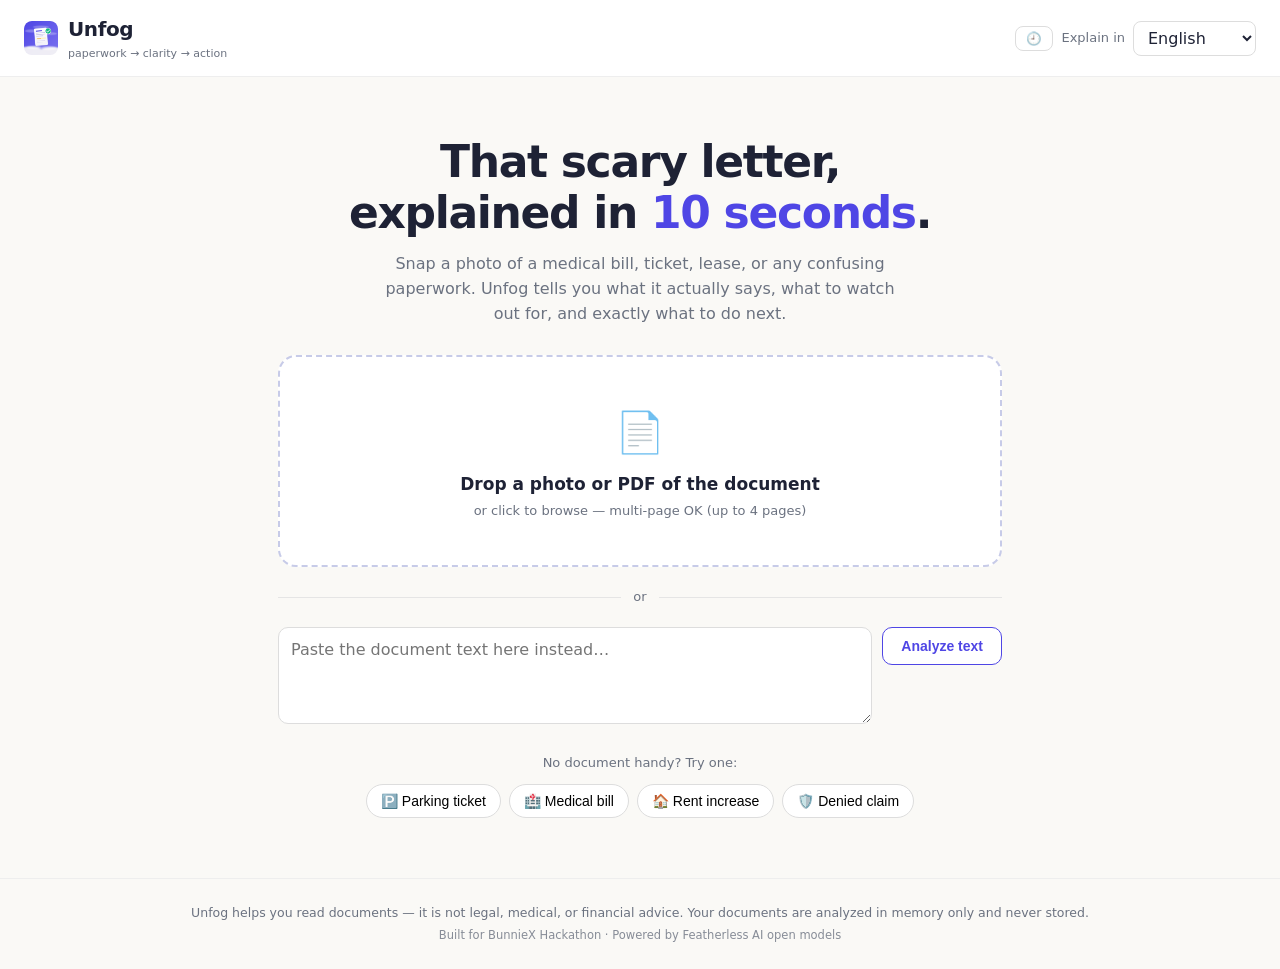
<file: static/index.html>
<!DOCTYPE html>
<html lang="en">
<head>
<meta charset="UTF-8">
<meta name="viewport" content="width=device-width, initial-scale=1.0">
<title>Unfog — Understand any document in seconds</title>
<link rel="icon" type="image/png" href="/static/favicon.png">
<link rel="stylesheet" href="/static/style.css">
</head>
<body>
<header class="topbar">
  <div class="brand">
    <img class="logo" src="/static/logo.png" width="34" height="34" alt="Unfog logo">
    <div>
      <div class="brand-name">Unfog</div>
      <div class="brand-sub">paperwork → clarity → action</div>
    </div>
  </div>
  <div class="top-right">
    <button id="history-btn" class="mini-btn" title="Recent documents">🕘</button>
    <label class="lang-label" for="lang">Explain in</label>
    <select id="lang">
      <option value="en" selected>English</option>
      <option value="zh">中文</option>
      <option value="ja">日本語</option>
      <option value="ko">한국어</option>
      <option value="es">Español</option>
      <option value="fr">Français</option>
      <option value="pt">Português</option>
      <option value="hi">हिन्दी</option>
      <option value="ar">العربية</option>
      <option value="vi">Tiếng Việt</option>
      <option value="de">Deutsch</option>
      <option value="ru">Русский</option>
    </select>
  </div>
</header>

<main>
  <!-- ============ UPLOAD VIEW ============ -->
  <section id="upload-view" class="view">
    <div class="hero">
      <h1>That scary letter,<br>explained in <span class="hl">10 seconds</span>.</h1>
      <p class="lede">Snap a photo of a medical bill, ticket, lease, or any confusing
      paperwork. Unfog tells you what it actually says, what to watch out for,
      and exactly what to do next.</p>
    </div>

    <div id="dropzone" tabindex="0" role="button" aria-label="Upload a document image">
      <div class="dz-icon">📄</div>
      <div class="dz-main">Drop a photo or PDF of the document</div>
      <div class="dz-sub">or click to browse — multi-page OK (up to 4 pages)</div>
      <input type="file" id="file-input" accept="image/*,.pdf" multiple hidden>
    </div>

    <div class="or-row"><span>or</span></div>

    <div class="paste-box">
      <textarea id="paste-text" placeholder="Paste the document text here instead…" rows="3"></textarea>
      <button id="paste-btn" class="btn secondary">Analyze text</button>
    </div>

    <div class="samples">
      <span class="samples-label">No document handy? Try one:</span>
      <div class="sample-chips">
        <button class="chip" data-sample="parking_ticket.png">🅿️ Parking ticket</button>
        <button class="chip" data-sample="medical_bill.png">🏥 Medical bill</button>
        <button class="chip" data-sample="rent_notice.png">🏠 Rent increase</button>
        <button class="chip" data-sample="denial_letter.png">🛡️ Denied claim</button>
      </div>
    </div>
  </section>

  <!-- ============ LOADING VIEW ============ -->
  <section id="loading-view" class="view hidden">
    <div class="loader">
      <div class="loader-img"><img id="preview-img" alt="document preview"></div>
      <div class="loader-info">
        <div class="spinner"></div>
        <div id="loading-msg" class="loading-msg">Reading the document…</div>
        <div class="loading-hint"><span id="elapsed">0</span>s — vision AI usually takes 5–30s</div>
      </div>
    </div>
  </section>

  <!-- ============ RESULT VIEW ============ -->
  <section id="result-view" class="view hidden">
    <button id="new-doc-btn" class="btn ghost">← New document</button>

    <div class="doc-head card">
      <div class="doc-wrap">
        <div class="doc-view hidden" id="doc-view">
          <img id="doc-thumb" alt="uploaded document">
          <div id="bbox-layer"></div>
        </div>
        <div class="doc-main">
          <div class="doc-badges">
            <span id="doc-type" class="badge type"></span>
            <span id="doc-urgency" class="badge"></span>
          </div>
          <h2 id="doc-title"></h2>
          <div id="doc-sender" class="doc-sender"></div>
          <div id="doc-eli5" class="eli5"></div>
        </div>
      </div>
    </div>

    <div class="card legit-card hidden" id="legit-card">
      <h3>🛡️ Is this real?</h3>
      <div id="legit-verdict" class="legit-verdict"></div>
      <ul id="legit-signals" class="legit-signals"></ul>
    </div>

    <div class="card">
      <div class="card-head">
        <h3>📖 In plain words</h3>
        <button id="speak-btn" class="mini-btn" title="Read aloud">🔊</button>
      </div>
      <p id="doc-summary" class="summary"></p>
    </div>

    <div class="grid-2">
      <div class="card" id="facts-card">
        <h3>🔑 Key facts</h3>
        <dl id="facts-list" class="facts"></dl>
      </div>
      <div class="card" id="deadlines-card">
        <h3>⏰ Deadlines</h3>
        <ul id="deadlines-list" class="deadlines"></ul>
      </div>
    </div>

    <div class="card flags-card hidden" id="flags-card">
      <h3>⚠️ Watch out</h3>
      <ul id="flags-list" class="flags"></ul>
    </div>

    <div class="card">
      <h3>✅ What to do next</h3>
      <div class="progress"><div id="check-progress" class="progress-bar"></div></div>
      <ul id="checklist" class="checklist"></ul>
    </div>

    <div class="card">
      <div class="card-head">
        <h3>✍️ Take action</h3>
        <button id="export-btn" class="mini-btn" title="Download summary brief">⬇ Export</button>
      </div>
      <div id="action-btns" class="action-btns"></div>
      <div id="draft-out" class="draft-out hidden">
        <div class="draft-head">
          <span id="draft-title"></span>
          <button id="copy-draft" class="mini-btn">📋 Copy</button>
        </div>
        <div id="draft-body" class="draft-body md"></div>
        <form id="refine-form" class="refine-form">
          <input id="refine-input" placeholder="Refine it — e.g. “shorter”, “firmer”, “add my account number”" autocomplete="off">
          <button class="mini-btn" type="submit">Refine</button>
        </form>
      </div>
    </div>

    <div class="card chat-card">
      <div class="card-head">
        <h3 id="chat-title">💬 Ask about this document</h3>
        <button id="roleplay-btn" class="mini-btn" title="Rehearse the phone call">🎭 Practice the call</button>
      </div>
      <div id="roleplay-banner" class="roleplay-banner hidden">
        🎭 Rehearsing: I'm playing the <b id="rp-org"></b> rep. Speak like a real call.
        <button id="roleplay-exit" class="mini-btn">End call</button>
      </div>
      <div id="chat-log" class="chat-log"></div>
      <form id="chat-form" class="chat-form">
        <input id="chat-input" placeholder="e.g. What happens if I just ignore this?" autocomplete="off">
        <button type="button" id="mic-btn" class="mini-btn mic" title="Voice input">🎤</button>
        <button class="btn" type="submit">Ask</button>
      </form>
      <div class="chips-row" id="ask-chips">
        <button class="chip small" data-q="What happens if I ignore this?">What if I ignore it?</button>
        <button class="chip small" data-q="Is this a scam or legitimate?">Is this a scam?</button>
        <button class="chip small" data-q="Can I negotiate or reduce the amount?">Can I pay less?</button>
      </div>
    </div>

    <details class="raw-details">
      <summary>Show / fix extracted text</summary>
      <textarea id="raw-text" class="raw-edit" rows="8"></textarea>
      <button id="rerun-text" class="mini-btn">↻ Re-analyze with this text</button>
    </details>
  </section>

  <div id="error-banner" class="error-banner hidden"></div>
  <div id="history-panel" class="history-panel hidden">
    <div class="hist-head">Recent documents <button id="history-clear" class="mini-btn">Clear</button></div>
    <ul id="history-list"></ul>
  </div>
</main>

<footer>
  <p>Unfog helps you read documents — it is not legal, medical, or financial advice.
  Your documents are analyzed in memory only and never stored.</p>
  <p class="foot-sub">Built for BunnieX Hackathon · Powered by Featherless AI open models</p>
</footer>

<script src="/static/app.js"></script>
</body>
</html>
</file>
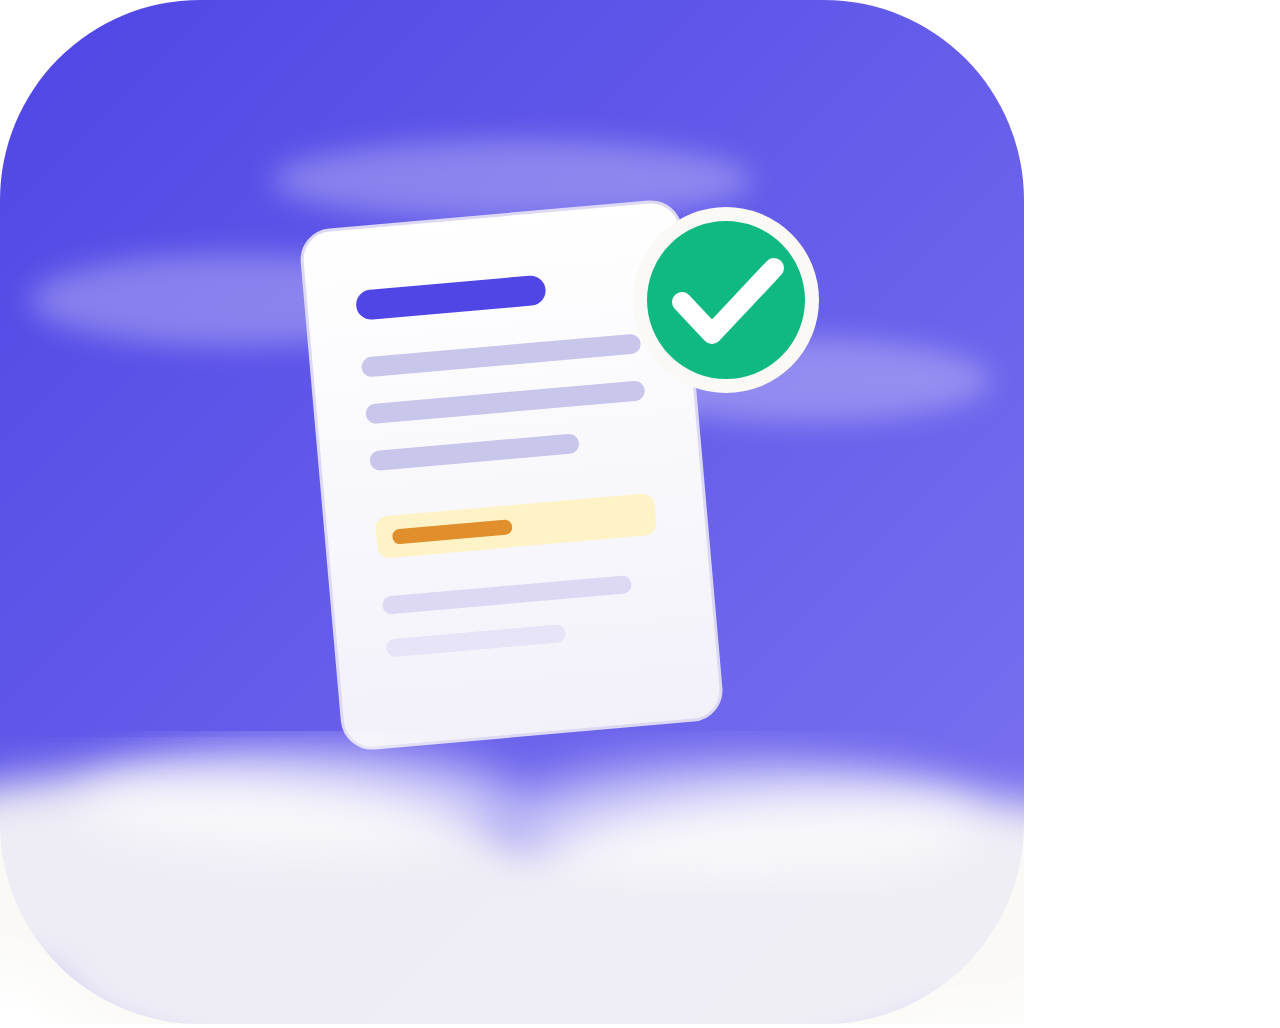
<file: video/logo.html>
<!DOCTYPE html><html><head><style>body{margin:0}</style></head><body>
<svg width="1024" height="1024" viewBox="0 0 1024 1024" xmlns="http://www.w3.org/2000/svg">
  <defs>
    <linearGradient id="bg" x1="0" y1="0" x2="1" y2="1">
      <stop offset="0" stop-color="#4F46E5"/>
      <stop offset="1" stop-color="#7C74F0"/>
    </linearGradient>
    <linearGradient id="docgrad" x1="0" y1="0" x2="0" y2="1">
      <stop offset="0" stop-color="#FFFFFF"/>
      <stop offset="1" stop-color="#F2F1FA"/>
    </linearGradient>
    <filter id="soft"><feGaussianBlur stdDeviation="22"/></filter>
    <filter id="soft2"><feGaussianBlur stdDeviation="14"/></filter>
  </defs>

  <!-- app-icon rounded square -->
  <rect width="1024" height="1024" rx="200" fill="url(#bg)"/>

  <!-- faint fog wisps in background -->
  <g filter="url(#soft2)" fill="#FFFFFF" opacity=".28">
    <ellipse cx="230" cy="300" rx="200" ry="46"/>
    <ellipse cx="800" cy="380" rx="190" ry="42"/>
    <ellipse cx="512" cy="180" rx="240" ry="40"/>
  </g>

  <!-- document card, slightly tilted, emerging -->
  <g transform="rotate(-5 512 480)">
    <rect x="322" y="215" width="380" height="520" rx="30" fill="url(#docgrad)"
          stroke="#DDD9F5" stroke-width="3"/>
    <!-- title bar -->
    <rect x="372" y="278" width="190" height="30" rx="15" fill="#4F46E5"/>
    <!-- text lines -->
    <rect x="372" y="345" width="280" height="20" rx="10" fill="#C9C6EC"/>
    <rect x="372" y="392" width="280" height="20" rx="10" fill="#C9C6EC"/>
    <rect x="372" y="439" width="210" height="20" rx="10" fill="#C9C6EC"/>
    <!-- highlighted "amount" line -->
    <rect x="372" y="505" width="280" height="42" rx="12" fill="#FEF3C7"/>
    <rect x="388" y="519" width="120" height="15" rx="7" fill="#D97706" opacity=".8"/>
    <!-- bottom lines fading into fog -->
    <rect x="372" y="585" width="250" height="18" rx="9" fill="#DDD9F5"/>
    <rect x="372" y="628" width="180" height="18" rx="9" fill="#E7E4F8"/>
  </g>

  <!-- check badge -->
  <circle cx="726" cy="300" r="86" fill="#10B981" stroke="#FAF9F6" stroke-width="14"/>
  <path d="M682 302 l30 32 l62 -66" stroke="#fff" stroke-width="20" fill="none"
        stroke-linecap="round" stroke-linejoin="round"/>

  <!-- foreground fog banks, dissolving off the doc -->
  <g filter="url(#soft)" fill="#FAF9F6" opacity=".92">
    <ellipse cx="180" cy="880" rx="360" ry="110"/>
    <ellipse cx="850" cy="910" rx="380" ry="120"/>
    <ellipse cx="512" cy="985" rx="460" ry="110"/>
  </g>
  <g filter="url(#soft)" fill="#FFFFFF" opacity=".55">
    <ellipse cx="300" cy="800" rx="220" ry="55"/>
    <ellipse cx="740" cy="820" rx="240" ry="60"/>
  </g>
</svg>
</body></html>
</file>
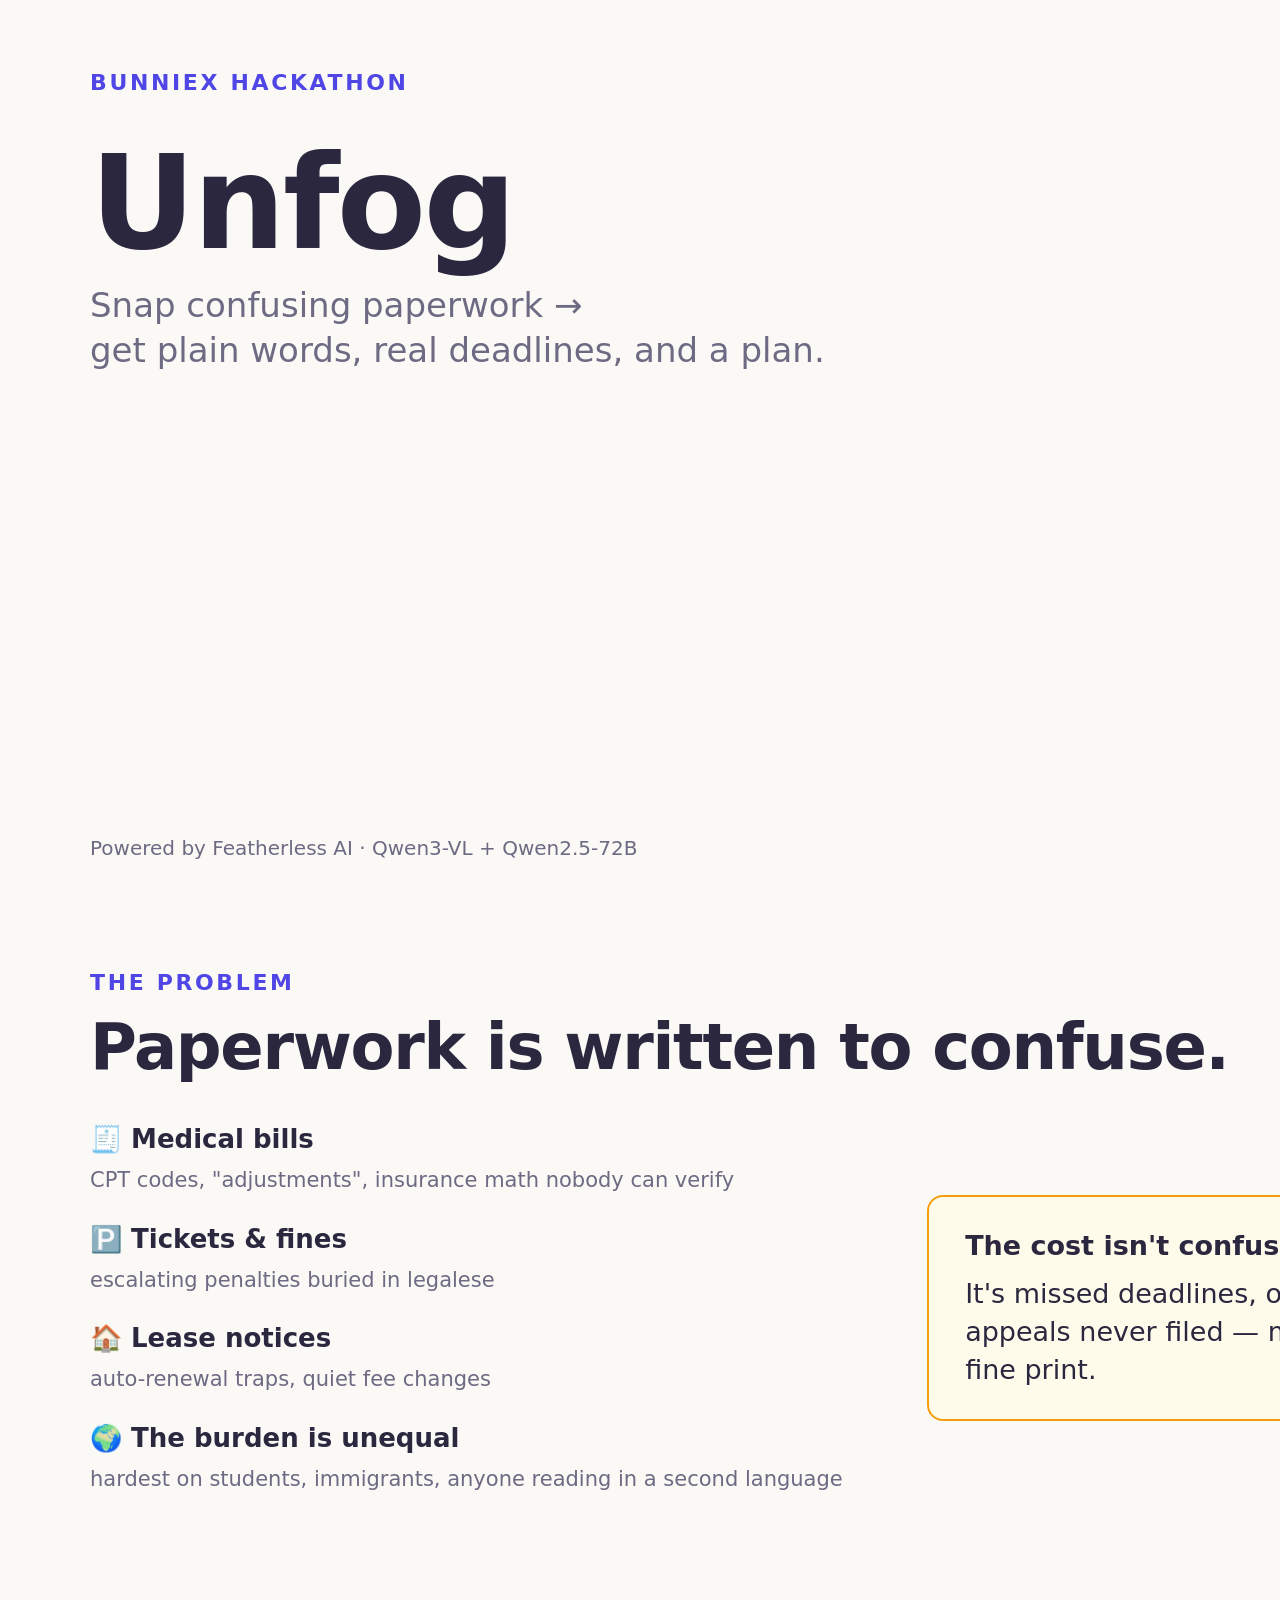
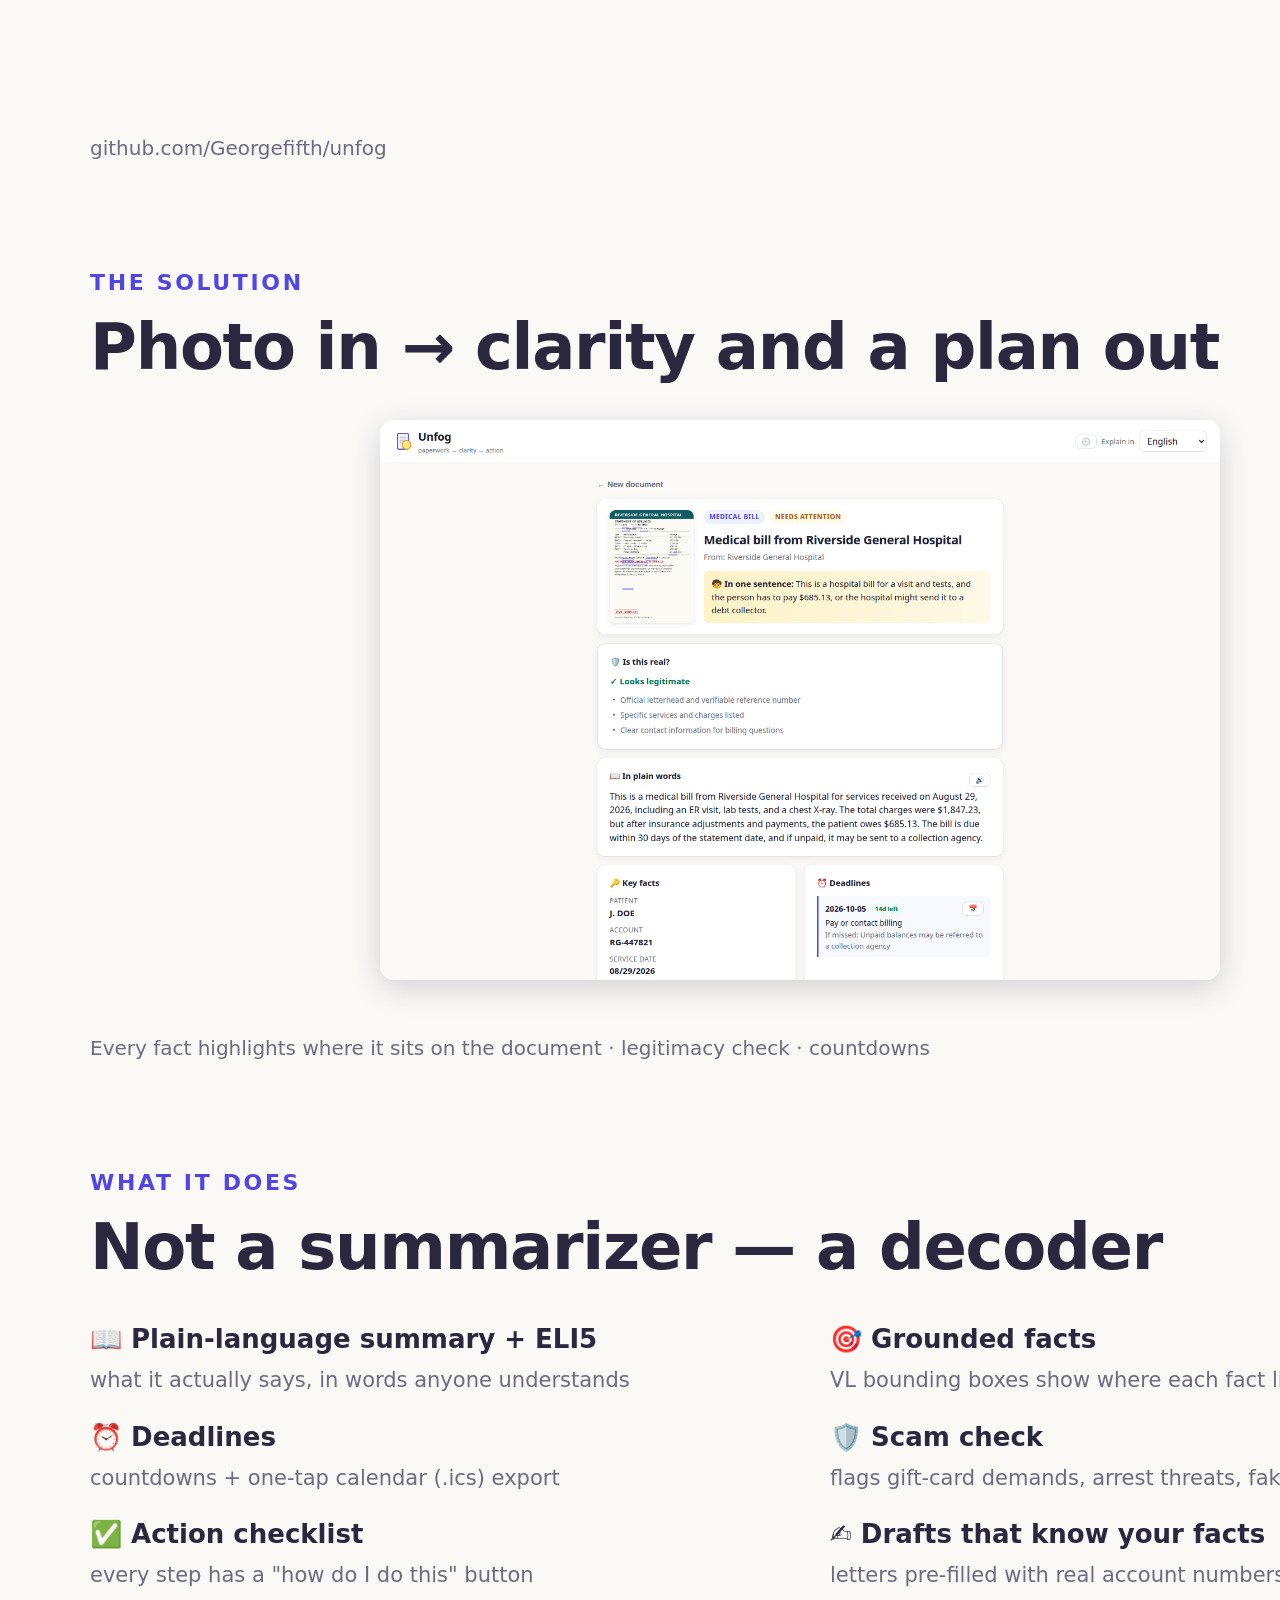
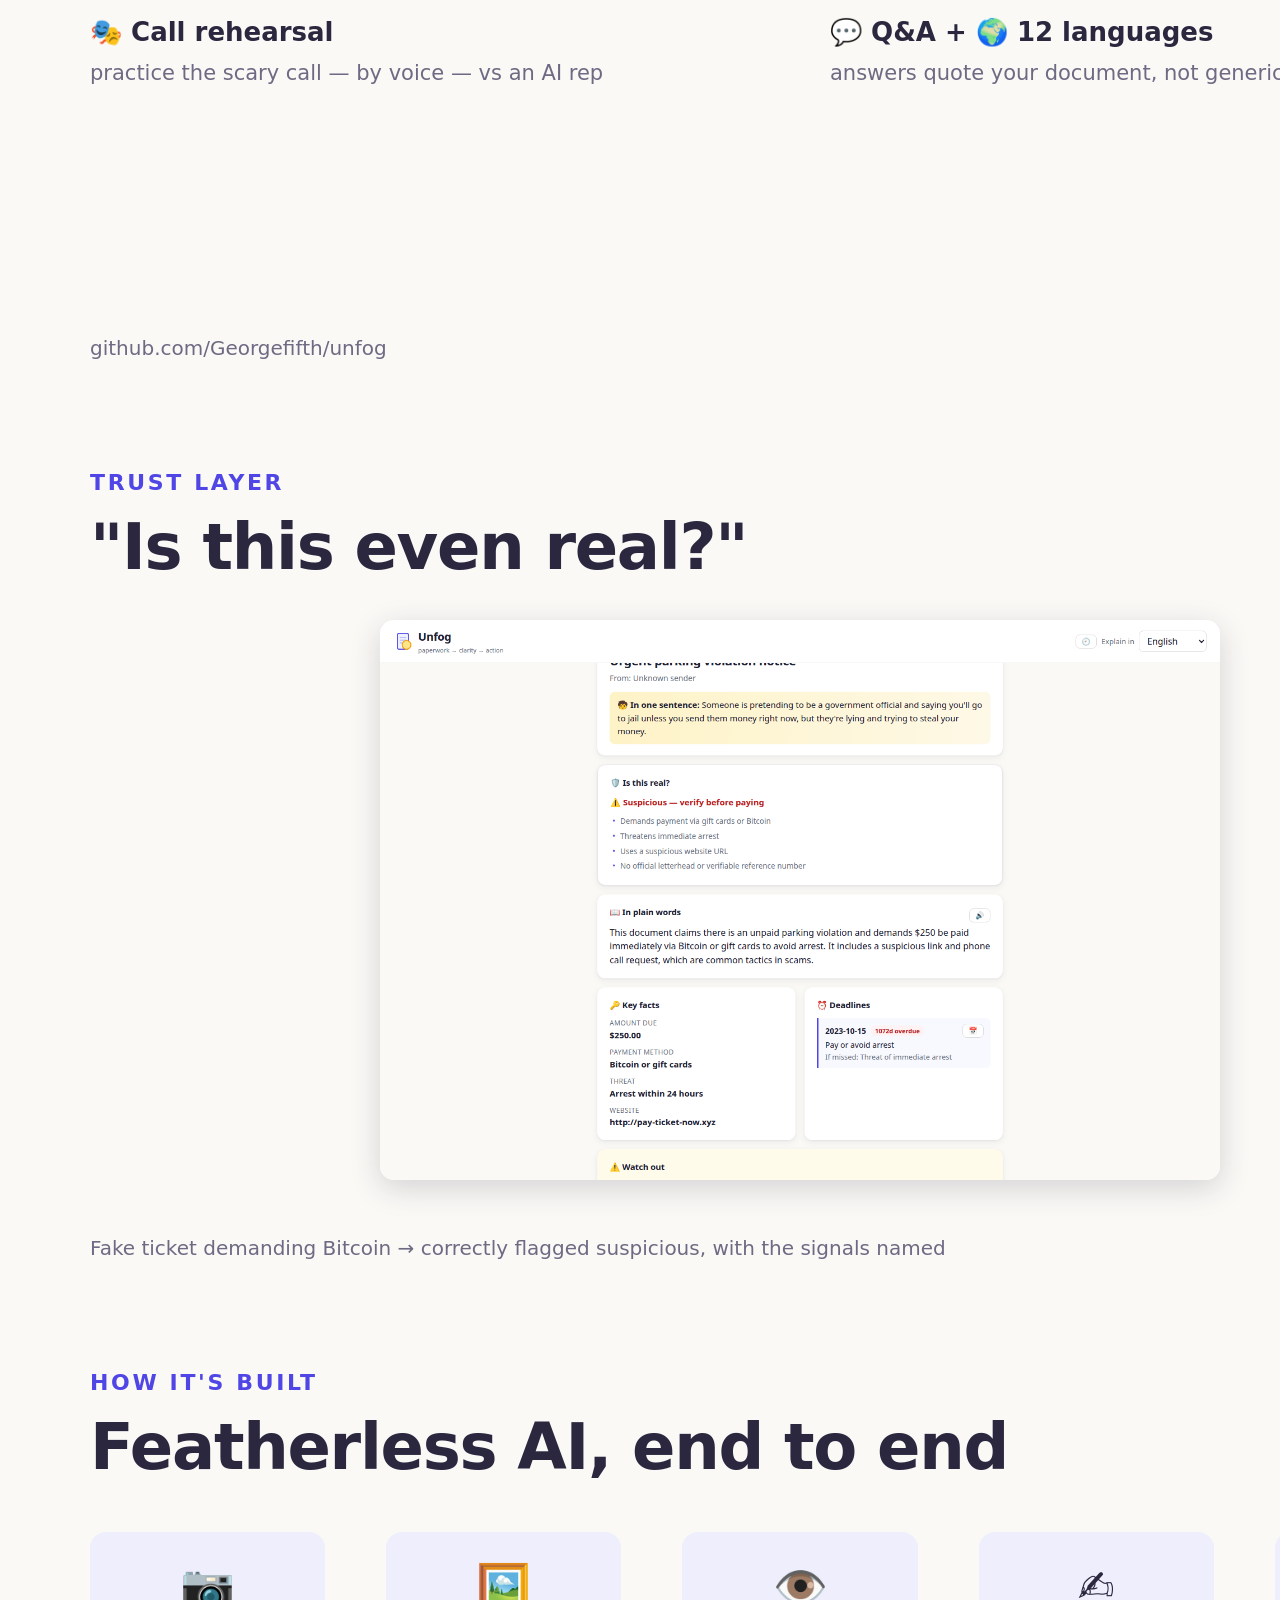
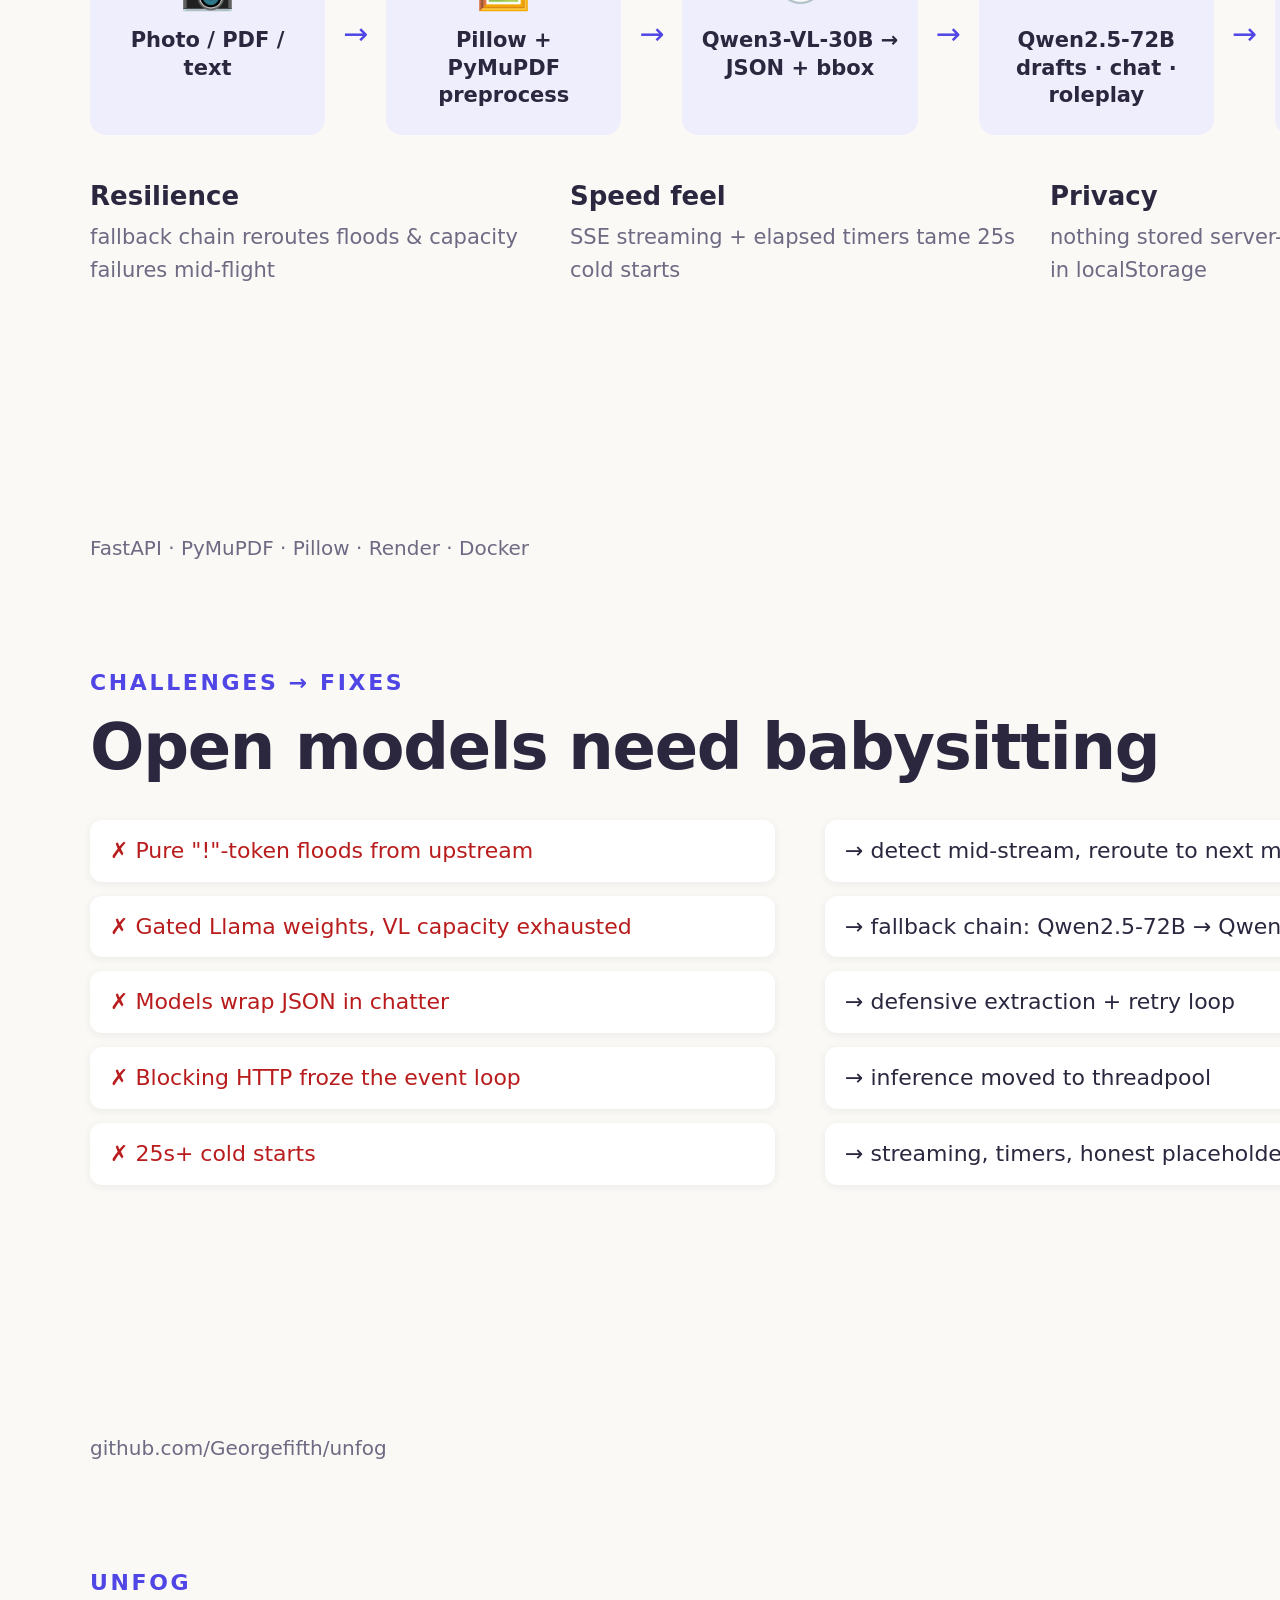
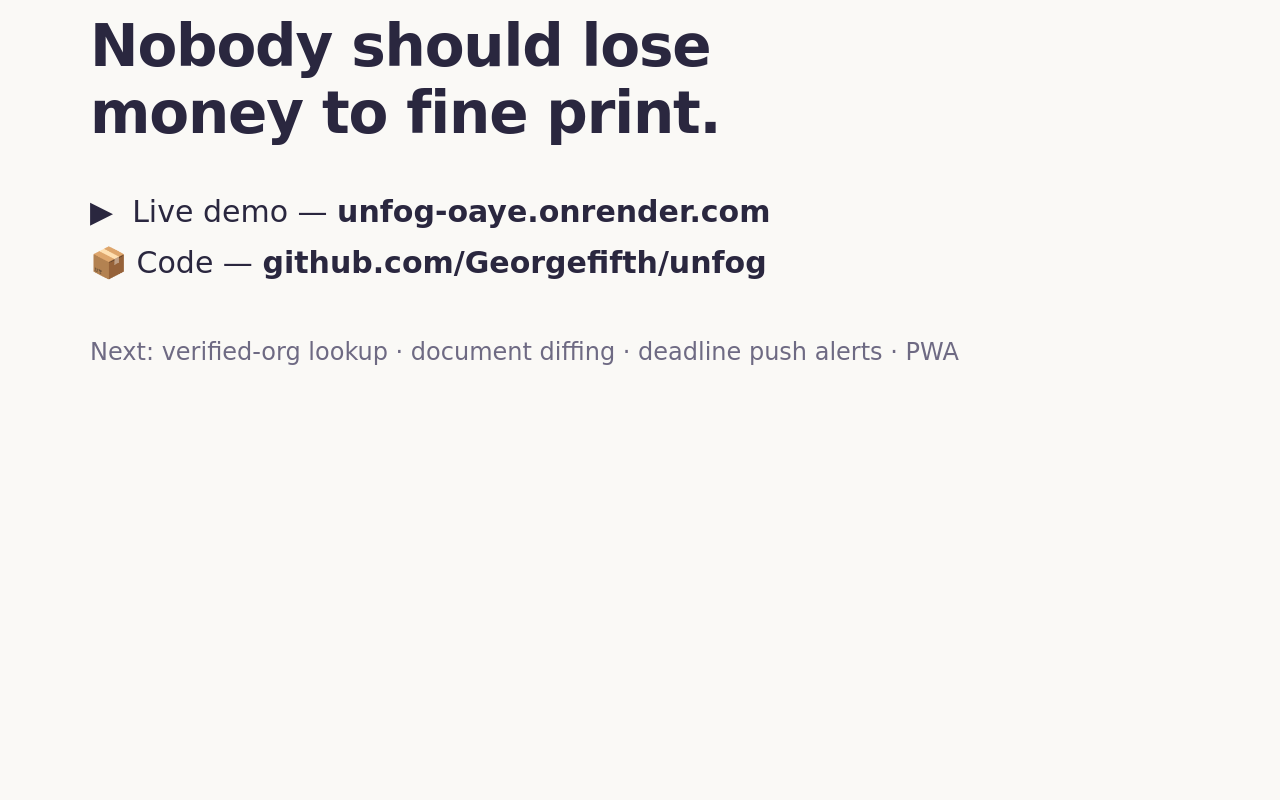
<file: video/slides.html>
<!DOCTYPE html>
<html><head><meta charset="utf-8"><style>
  * { margin:0; padding:0; box-sizing:border-box; }
  body { font-family: 'Segoe UI', system-ui, -apple-system, sans-serif; }
  .slide {
    width: 1600px; height: 900px; background: #FAF9F6; color: #2A273F;
    padding: 70px 90px; display: flex; flex-direction: column; position: relative;
    overflow: hidden; page-break-after: always;
  }
  .kicker { font-size: 22px; font-weight: 700; letter-spacing: .12em; color: #4F46E5; text-transform: uppercase; margin-bottom: 18px; }
  h1 { font-size: 64px; font-weight: 800; letter-spacing: -.02em; line-height: 1.08; margin-bottom: 30px; }
  .hero h1 { font-size: 130px; margin: 20px 0 10px; }
  .sub { font-size: 34px; color: #6E6A83; line-height: 1.3; }
  .foot { position: absolute; bottom: 40px; left: 90px; font-size: 20px; color: #6E6A83; }
  .grid2 { display: grid; grid-template-columns: 1fr 1fr; gap: 24px 60px; margin-top: 10px; }
  .item { font-size: 24px; line-height: 1.35; }
  .item b { display: block; font-size: 26px; margin-bottom: 6px; }
  .item span { color: #6E6A83; font-size: 21px; }
  .callout { background: #FFFBEB; border: 2px solid #F59E0B; border-radius: 16px; padding: 30px 36px; font-size: 27px; line-height: 1.4; align-self: center; }
  .callout b { display:block; margin-bottom: 10px; }
  .shot { border-radius: 14px; box-shadow: 0 8px 30px rgba(42,39,63,.18); max-width: 100%; }
  .shot-wrap { text-align: center; margin-top: 8px; }
  .pipe { display: flex; gap: 18px; align-items: stretch; margin-top: 20px; }
  .pstep { flex: 1; background: #EFEEFC; border-radius: 16px; padding: 26px 16px; text-align: center; font-size: 21px; font-weight: 600; line-height: 1.3; }
  .pstep .ico { font-size: 44px; display: block; margin-bottom: 12px; }
  .arrow { align-self: center; font-size: 30px; color: #4F46E5; }
  .fix { display: grid; grid-template-columns: 1fr 1fr; gap: 14px 50px; margin-top: 8px; }
  .fix .row { font-size: 22px; padding: 16px 20px; background: #fff; border-radius: 12px; box-shadow: 0 2px 8px rgba(42,39,63,.07); line-height: 1.35; }
  .fix .bad { color: #B91C1C; }
  .fix .good { color: #2A273F; }
  .links { font-size: 30px; line-height: 1.7; margin-top: 40px; }
  .tagline-big { font-size: 58px; font-weight: 800; letter-spacing: -.02em; line-height: 1.15; }
  .next { margin-top: 50px; font-size: 24px; color: #6E6A83; }
</style></head><body>

<!-- 1 title -->
<section class="slide hero">
  <div class="kicker">BunnieX Hackathon</div>
  <h1>Unfog</h1>
  <div class="sub">Snap confusing paperwork →<br>get plain words, real deadlines, and a plan.</div>
  <div class="foot">Powered by Featherless AI · Qwen3-VL + Qwen2.5-72B</div>
</section>

<!-- 2 problem -->
<section class="slide">
  <div class="kicker">The problem</div>
  <h1>Paperwork is written to confuse.</h1>
  <div class="grid2" style="grid-template-columns: 1.2fr .9fr; align-items: start;">
    <div>
      <div class="item" style="margin-bottom:26px"><b>🧾 Medical bills</b><span>CPT codes, "adjustments", insurance math nobody can verify</span></div>
      <div class="item" style="margin-bottom:26px"><b>🅿️ Tickets &amp; fines</b><span>escalating penalties buried in legalese</span></div>
      <div class="item" style="margin-bottom:26px"><b>🏠 Lease notices</b><span>auto-renewal traps, quiet fee changes</span></div>
      <div class="item"><b>🌍 The burden is unequal</b><span>hardest on students, immigrants, anyone reading in a second language</span></div>
    </div>
    <div class="callout"><b>The cost isn't confusion.</b>It's missed deadlines, overpaid fees, appeals never filed — money lost to fine print.</div>
  </div>
  <div class="foot">github.com/Georgefifth/unfog</div>
</section>

<!-- 3 solution -->
<section class="slide">
  <div class="kicker">The solution</div>
  <h1>Photo in → clarity and a plan out</h1>
  <div class="shot-wrap"><img class="shot" src="gallery/02-result-top.png" style="height:560px"></div>
  <div class="foot">Every fact highlights where it sits on the document · legitimacy check · countdowns</div>
</section>

<!-- 4 features -->
<section class="slide">
  <div class="kicker">What it does</div>
  <h1>Not a summarizer — a decoder</h1>
  <div class="grid2">
    <div class="item"><b>📖 Plain-language summary + ELI5</b><span>what it actually says, in words anyone understands</span></div>
    <div class="item"><b>🎯 Grounded facts</b><span>VL bounding boxes show where each fact lives on the page</span></div>
    <div class="item"><b>⏰ Deadlines</b><span>countdowns + one-tap calendar (.ics) export</span></div>
    <div class="item"><b>🛡️ Scam check</b><span>flags gift-card demands, arrest threats, fake URLs</span></div>
    <div class="item"><b>✅ Action checklist</b><span>every step has a "how do I do this" button</span></div>
    <div class="item"><b>✍️ Drafts that know your facts</b><span>letters pre-filled with real account numbers &amp; amounts</span></div>
    <div class="item"><b>🎭 Call rehearsal</b><span>practice the scary call — by voice — vs an AI rep</span></div>
    <div class="item"><b>💬 Q&amp;A + 🌍 12 languages</b><span>answers quote your document, not generic advice</span></div>
  </div>
  <div class="foot">github.com/Georgefifth/unfog</div>
</section>

<!-- 5 scam check -->
<section class="slide">
  <div class="kicker">Trust layer</div>
  <h1>"Is this even real?"</h1>
  <div class="shot-wrap"><img class="shot" src="gallery/07-scam-check.png" style="height:560px"></div>
  <div class="foot">Fake ticket demanding Bitcoin → correctly flagged suspicious, with the signals named</div>
</section>

<!-- 6 architecture -->
<section class="slide">
  <div class="kicker">How it's built</div>
  <h1>Featherless AI, end to end</h1>
  <div class="pipe">
    <div class="pstep"><span class="ico">📷</span>Photo / PDF / text</div><div class="arrow">→</div>
    <div class="pstep"><span class="ico">🖼️</span>Pillow + PyMuPDF preprocess</div><div class="arrow">→</div>
    <div class="pstep"><span class="ico">👁️</span>Qwen3-VL-30B → JSON + bbox</div><div class="arrow">→</div>
    <div class="pstep"><span class="ico">✍️</span>Qwen2.5-72B drafts · chat · roleplay</div><div class="arrow">→</div>
    <div class="pstep"><span class="ico">📱</span>Vanilla JS UI, SSE streaming</div>
  </div>
  <div class="grid2" style="margin-top:44px; grid-template-columns:1fr 1fr 1fr; gap: 20px;">
    <div class="item"><b>Resilience</b><span>fallback chain reroutes floods &amp; capacity failures mid-flight</span></div>
    <div class="item"><b>Speed feel</b><span>SSE streaming + elapsed timers tame 25s cold starts</span></div>
    <div class="item"><b>Privacy</b><span>nothing stored server-side — history lives in localStorage</span></div>
  </div>
  <div class="foot">FastAPI · PyMuPDF · Pillow · Render · Docker</div>
</section>

<!-- 7 challenges -->
<section class="slide">
  <div class="kicker">Challenges → fixes</div>
  <h1>Open models need babysitting</h1>
  <div class="fix">
    <div class="row bad">✗ Pure "!"-token floods from upstream</div>
    <div class="row good">→ detect mid-stream, reroute to next model</div>
    <div class="row bad">✗ Gated Llama weights, VL capacity exhausted</div>
    <div class="row good">→ fallback chain: Qwen2.5-72B → Qwen3-32B → Mistral</div>
    <div class="row bad">✗ Models wrap JSON in chatter</div>
    <div class="row good">→ defensive extraction + retry loop</div>
    <div class="row bad">✗ Blocking HTTP froze the event loop</div>
    <div class="row good">→ inference moved to threadpool</div>
    <div class="row bad">✗ 25s+ cold starts</div>
    <div class="row good">→ streaming, timers, honest placeholders</div>
  </div>
  <div class="foot">github.com/Georgefifth/unfog</div>
</section>

<!-- 8 close -->
<section class="slide hero">
  <div class="kicker">Unfog</div>
  <div class="tagline-big">Nobody should lose<br>money to fine print.</div>
  <div class="links">
    ▶ &nbsp;Live demo — <b>unfog-oaye.onrender.com</b><br>
    📦 Code — <b>github.com/Georgefifth/unfog</b>
  </div>
  <div class="next">Next: verified-org lookup · document diffing · deadline push alerts · PWA</div>
</section>

</body></html>
</file>
<file: static/style.css>
:root {
  --ink: #1e2235;
  --muted: #6b7280;
  --accent: #4f46e5;
  --accent-soft: #eef2ff;
  --paper: #faf9f6;
  --card: #ffffff;
  --warn: #b45309;
  --warn-bg: #fffbeb;
  --danger: #b91c1c;
  --ok: #047857;
  --radius: 14px;
  --shadow: 0 1px 3px rgba(30,34,53,.08), 0 4px 14px rgba(30,34,53,.06);
}

* { box-sizing: border-box; margin: 0; padding: 0; }

body {
  font-family: ui-sans-serif, system-ui, -apple-system, "Segoe UI", Roboto, sans-serif;
  background: var(--paper);
  color: var(--ink);
  line-height: 1.55;
}

/* ---------- header ---------- */
.topbar {
  display: flex; justify-content: space-between; align-items: center;
  padding: 14px 24px; background: var(--card);
  border-bottom: 1px solid #eee; position: sticky; top: 0; z-index: 10;
}
.brand { display: flex; align-items: center; gap: 10px; }
.brand-name { font-weight: 800; font-size: 20px; letter-spacing: -.02em; }
.brand-sub { font-size: 11px; color: var(--muted); }
.top-right { display: flex; align-items: center; gap: 8px; }
.lang-label { font-size: 13px; color: var(--muted); }
select, input, textarea {
  font: inherit; color: var(--ink);
}
#lang {
  padding: 6px 10px; border: 1px solid #ddd; border-radius: 8px; background: #fff;
}

main { max-width: 760px; margin: 0 auto; padding: 24px 18px 60px; }
.view.hidden, .hidden { display: none !important; }

/* ---------- hero / upload ---------- */
.hero { text-align: center; margin: 36px 0 28px; }
.hero h1 { font-size: clamp(30px, 5vw, 44px); line-height: 1.15; letter-spacing: -.03em; }
.hl { color: var(--accent); }
.lede { color: var(--muted); max-width: 520px; margin: 14px auto 0; font-size: 16px; }

#dropzone {
  border: 2.5px dashed #c7cbe8; border-radius: 18px;
  background: var(--card); padding: 44px 20px; text-align: center;
  cursor: pointer; transition: .15s;
}
#dropzone:hover, #dropzone.dragover {
  border-color: var(--accent); background: var(--accent-soft);
}
.dz-icon { font-size: 40px; margin-bottom: 8px; }
.dz-main { font-weight: 700; font-size: 17px; }
.dz-sub { color: var(--muted); font-size: 13px; margin-top: 4px; }

.or-row { display: flex; align-items: center; gap: 12px; margin: 20px 0; color: var(--muted); font-size: 13px; }
.or-row::before, .or-row::after { content: ""; flex: 1; height: 1px; background: #e5e5e5; }

.paste-box { display: flex; gap: 10px; align-items: flex-start; }
.paste-box textarea {
  flex: 1; border: 1px solid #ddd; border-radius: 10px; padding: 10px 12px;
  resize: vertical; background: #fff;
}

.samples { margin-top: 26px; text-align: center; }
.samples-label { font-size: 13px; color: var(--muted); }
.sample-chips { display: flex; flex-wrap: wrap; gap: 8px; justify-content: center; margin-top: 10px; }

.chip {
  border: 1px solid #ddd; background: #fff; border-radius: 999px;
  padding: 8px 14px; font-size: 14px; cursor: pointer; transition: .15s;
}
.chip:hover { border-color: var(--accent); color: var(--accent); }
.chip.small { padding: 5px 10px; font-size: 12.5px; }

.btn {
  background: var(--accent); color: #fff; border: none; border-radius: 10px;
  padding: 10px 18px; font-weight: 600; font-size: 14px; cursor: pointer; transition: .15s;
}
.btn:hover { background: #4338ca; }
.btn.secondary { background: #fff; color: var(--accent); border: 1px solid var(--accent); }
.btn.ghost { background: none; color: var(--muted); padding: 6px 0; margin-bottom: 12px; }
.btn.ghost:hover { color: var(--accent); }
.btn:disabled { opacity: .5; cursor: default; }

.mini-btn {
  border: 1px solid #ddd; background: #fff; border-radius: 8px;
  padding: 4px 10px; font-size: 12.5px; cursor: pointer;
}
.mini-btn:hover { border-color: var(--accent); color: var(--accent); }

/* ---------- loading ---------- */
.loader {
  display: flex; gap: 24px; align-items: center; justify-content: center;
  margin: 60px auto; max-width: 560px;
}
.loader-img img {
  max-width: 180px; max-height: 240px; border-radius: 10px;
  box-shadow: var(--shadow); opacity: .85;
}
.loader-info { text-align: left; }
.spinner {
  width: 34px; height: 34px; border: 3.5px solid #e3e5f5;
  border-top-color: var(--accent); border-radius: 50%;
  animation: spin 1s linear infinite; margin-bottom: 14px;
}
@keyframes spin { to { transform: rotate(360deg); } }
.loading-msg { font-weight: 700; font-size: 17px; }
.loading-hint { color: var(--muted); font-size: 13px; margin-top: 4px; }

/* ---------- result cards ---------- */
.card {
  background: var(--card); border-radius: var(--radius);
  padding: 20px 22px; box-shadow: var(--shadow); margin-bottom: 16px;
}
.card h3 { font-size: 15px; margin-bottom: 12px; letter-spacing: -.01em; }
.card-head { display: flex; justify-content: space-between; align-items: center; }

.doc-head h2 { font-size: 22px; letter-spacing: -.02em; margin: 10px 0 4px; }
.doc-sender { color: var(--muted); font-size: 14px; }
.doc-badges { display: flex; gap: 8px; flex-wrap: wrap; }
.badge {
  display: inline-block; padding: 3px 10px; border-radius: 999px;
  font-size: 12px; font-weight: 700; text-transform: uppercase; letter-spacing: .04em;
}
.badge.type { background: var(--accent-soft); color: var(--accent); }
.badge.urg-low { background: #ecfdf5; color: var(--ok); }
.badge.urg-medium { background: var(--warn-bg); color: var(--warn); }
.badge.urg-high { background: #fef2f2; color: var(--danger); }

.eli5 {
  margin-top: 14px; padding: 12px 14px; border-radius: 10px;
  background: linear-gradient(90deg, #fef3c7, #fef9e7);
  font-size: 15px; font-weight: 500;
}
.eli5::before { content: "🧒 In one sentence: "; font-weight: 700; }

.summary { font-size: 16px; }

.grid-2 { display: grid; grid-template-columns: 1fr 1fr; gap: 16px; }
@media (max-width: 640px) { .grid-2 { grid-template-columns: 1fr; } }

.facts dt { font-size: 12px; color: var(--muted); text-transform: uppercase; letter-spacing: .04em; margin-top: 10px; }
.facts dd { font-weight: 600; font-size: 15px; }
.facts dt:first-child { margin-top: 0; }

.deadlines { list-style: none; }
.deadlines li {
  padding: 10px 12px; border-left: 3px solid var(--accent);
  background: #f8f9ff; border-radius: 0 8px 8px 0; margin-bottom: 8px; font-size: 14px;
}
.deadlines .d-date { font-weight: 700; }
.deadlines .d-cons { display: block; color: var(--muted); font-size: 13px; }
.d-top { display: flex; align-items: center; gap: 8px; margin-bottom: 2px; }
.d-chip { font-size: 11px; font-weight: 700; padding: 1px 8px; border-radius: 999px; }
.d-chip.ok { background: #ecfdf5; color: var(--ok); }
.d-chip.soon { background: var(--warn-bg); color: var(--warn); }
.d-chip.over { background: #fef2f2; color: var(--danger); }
.cal-btn { margin-left: auto; }

/* legitimacy */
.legit-card { border: 1px solid #e6e6f0; }
.legit-verdict { font-weight: 700; font-size: 15px; margin-bottom: 8px; }
.legit-verdict.ok { color: var(--ok); }
.legit-verdict.sus { color: var(--danger); }
.legit-signals { list-style: none; }
.legit-signals li { font-size: 13.5px; color: var(--muted); padding: 3px 0 3px 18px; position: relative; }
.legit-signals li::before { content: "•"; position: absolute; left: 4px; color: var(--accent); }

/* roleplay */
.roleplay-banner {
  display: flex; align-items: center; gap: 8px; flex-wrap: wrap;
  background: #fdf2f8; border: 1px solid #fbcfe8; color: #9d174d;
  border-radius: 10px; padding: 8px 12px; font-size: 13.5px; margin-bottom: 12px;
}
.roleplay-banner .mini-btn { margin-left: auto; }

/* history panel */
.history-panel {
  position: fixed; top: 62px; right: 18px; width: 320px; max-height: 60vh;
  background: #fff; border-radius: 12px; box-shadow: 0 8px 30px rgba(0,0,0,.15);
  z-index: 60; overflow: auto; border: 1px solid #eee;
}
.hist-head {
  display: flex; justify-content: space-between; align-items: center;
  padding: 10px 14px; font-weight: 700; font-size: 14px; border-bottom: 1px solid #eee;
  position: sticky; top: 0; background: #fff;
}
#history-list { list-style: none; }
#history-list li { padding: 10px 14px; border-bottom: 1px solid #f3f3f3; cursor: pointer; }
#history-list li:hover { background: var(--accent-soft); }
#history-list .h-empty { cursor: default; color: var(--muted); }
#history-list .h-empty:hover { background: none; }
.h-type { font-size: 10.5px; text-transform: uppercase; letter-spacing: .05em; color: var(--accent); font-weight: 700; }
.h-title { display: block; font-size: 13.5px; font-weight: 600; }
.h-ts { font-size: 11px; color: var(--muted); }

/* doc preview + grounding boxes */
.doc-wrap { display: flex; gap: 18px; align-items: flex-start; }
.doc-main { flex: 1; min-width: 0; }
.doc-view {
  position: relative; width: 150px; flex-shrink: 0;
  border-radius: 10px; overflow: hidden; box-shadow: var(--shadow);
  align-self: stretch; max-height: 220px;
}
.doc-view img { width: 100%; height: 100%; object-fit: cover; display: block; }
#bbox-layer { position: absolute; inset: 0; pointer-events: none; }
.bbox {
  position: absolute; border: 1.5px solid rgba(79,70,229,.45);
  background: rgba(79,70,229,.10); border-radius: 3px; transition: .15s;
}
.bbox.hot { border-color: var(--accent); background: rgba(79,70,229,.28); box-shadow: 0 0 0 2px rgba(79,70,229,.3); }
[data-ref] { transition: background .15s; border-radius: 4px; }
[data-ref]:hover { background: var(--accent-soft); }

/* pdf placeholder in loader */
.pdf-placeholder {
  width: 180px; height: 220px; border-radius: 10px; background: var(--accent-soft);
  display: flex; flex-direction: column; align-items: center; justify-content: center;
  font-size: 52px; box-shadow: var(--shadow);
}
.pdf-placeholder span { font-size: 11px; color: var(--muted); margin-top: 8px; padding: 0 10px; text-align: center; word-break: break-all; }

/* refine form */
.refine-form { display: flex; gap: 8px; padding: 10px 14px; border-top: 1px solid #eee; background: #fafafe; }
.refine-form input { flex: 1; border: 1px solid #ddd; border-radius: 8px; padding: 7px 12px; font-size: 13.5px; }

/* mic */
.mic.rec { background: #fef2f2; border-color: var(--danger); color: var(--danger); animation: pulse 1.2s infinite; }
@keyframes pulse { 50% { box-shadow: 0 0 0 5px rgba(185,28,28,.15); } }

/* streaming placeholder */
.gen-hint { color: var(--muted); font-size: 13px; padding: 8px 2px; animation: genpulse 1.4s ease-in-out infinite; }
.gen-hint.small { font-size: 12px; padding: 0; }
@keyframes genpulse { 50% { opacity: .45; } }

/* print: clean brief */
@media print {
  .topbar, footer, .chat-card, #new-doc-btn, .action-btns, .refine-form,
  .mini-btn, #dropzone, .paste-box, .samples, .or-row, .raw-details { display: none !important; }
  body { background: #fff; }
  .card { box-shadow: none; border: 1px solid #ddd; break-inside: avoid; }
  #result-view.hidden { display: block !important; }
  main { max-width: none; }
}

.flags-card { background: var(--warn-bg); }
.flags { list-style: none; }
.flags li { padding: 8px 0; font-size: 14.5px; border-bottom: 1px solid #fde8c8; }
.flags li:last-child { border: 0; }
.flags .f-why { display: block; color: #92600f; font-size: 13px; }

/* checklist */
.progress { height: 6px; background: #eee; border-radius: 999px; margin-bottom: 14px; overflow: hidden; }
.progress-bar { height: 100%; width: 0; background: var(--ok); transition: width .3s; }
.checklist { list-style: none; counter-reset: step; }
.checklist li {
  display: flex; gap: 12px; padding: 10px 0; border-bottom: 1px solid #f0f0f0;
  font-size: 15px;
}
.checklist li:last-child { border: 0; }
.checklist input { width: 20px; height: 20px; accent-color: var(--ok); margin-top: 2px; flex-shrink: 0; }
.checklist li.done .step-text { text-decoration: line-through; color: var(--muted); }
.checklist .step-detail { display: block; font-size: 13px; color: var(--muted); }

/* actions */
.action-btns { display: flex; flex-wrap: wrap; gap: 8px; }
.draft-out { margin-top: 16px; border: 1px solid #e6e6f0; border-radius: 10px; overflow: hidden; }
.draft-head {
  display: flex; justify-content: space-between; align-items: center;
  background: var(--accent-soft); padding: 8px 14px; font-weight: 700; font-size: 14px;
}
.draft-body { padding: 16px 18px; font-size: 14.5px; }
.draft-body.streaming::after { content: "▌"; animation: blink 1s infinite; color: var(--accent); }
@keyframes blink { 50% { opacity: 0; } }

/* chat */
.chat-log { margin-bottom: 12px; }
.chat-log .msg { margin-bottom: 12px; display: flex; }
.msg .bubble {
  padding: 10px 14px; border-radius: 14px; max-width: 85%; font-size: 14.5px;
  white-space: pre-wrap; word-break: break-word;
}
.msg.user { justify-content: flex-end; }
.msg.user .bubble { background: var(--accent); color: #fff; border-bottom-right-radius: 4px; }
.msg.bot .bubble { background: #f3f4f8; border-bottom-left-radius: 4px; }
.msg.bot .bubble.streaming::after { content: "▌"; animation: blink 1s infinite; color: var(--accent); }
.chat-form { display: flex; gap: 8px; }
.chat-form input {
  flex: 1; border: 1px solid #ddd; border-radius: 10px; padding: 10px 14px;
}
.chips-row { display: flex; flex-wrap: wrap; gap: 6px; margin-top: 10px; }

/* misc */
.raw-details { margin-top: 8px; color: var(--muted); font-size: 13px; }
.raw-edit {
  width: 100%; margin-top: 8px; font-size: 12.5px; font-family: ui-monospace, monospace;
  border: 1px solid #ddd; border-radius: 10px; padding: 10px; background: #fff;
}
.checklist .how-btn { margin-left: auto; flex-shrink: 0; align-self: flex-start; }
@media (max-width: 560px) {
  .doc-wrap { flex-direction: column; }
  .doc-view { width: 100%; max-height: 200px; }
}
.error-banner {
  position: fixed; bottom: 20px; left: 50%; transform: translateX(-50%);
  background: var(--danger); color: #fff; padding: 12px 20px;
  border-radius: 10px; box-shadow: var(--shadow); font-size: 14px; z-index: 50;
}
footer { text-align: center; color: var(--muted); font-size: 12.5px; padding: 24px; border-top: 1px solid #eee; }
.foot-sub { margin-top: 4px; font-size: 11.5px; opacity: .8; }

/* tiny markdown */
.md h2, .md h3 { font-size: 16px; margin: 14px 0 6px; }
.md p { margin: 8px 0; }
.md ul, .md ol { margin: 8px 0 8px 22px; }
.md li { margin: 4px 0; }
.md strong { font-weight: 700; }

.logo { border-radius: 8px; display: block; }
</file>
